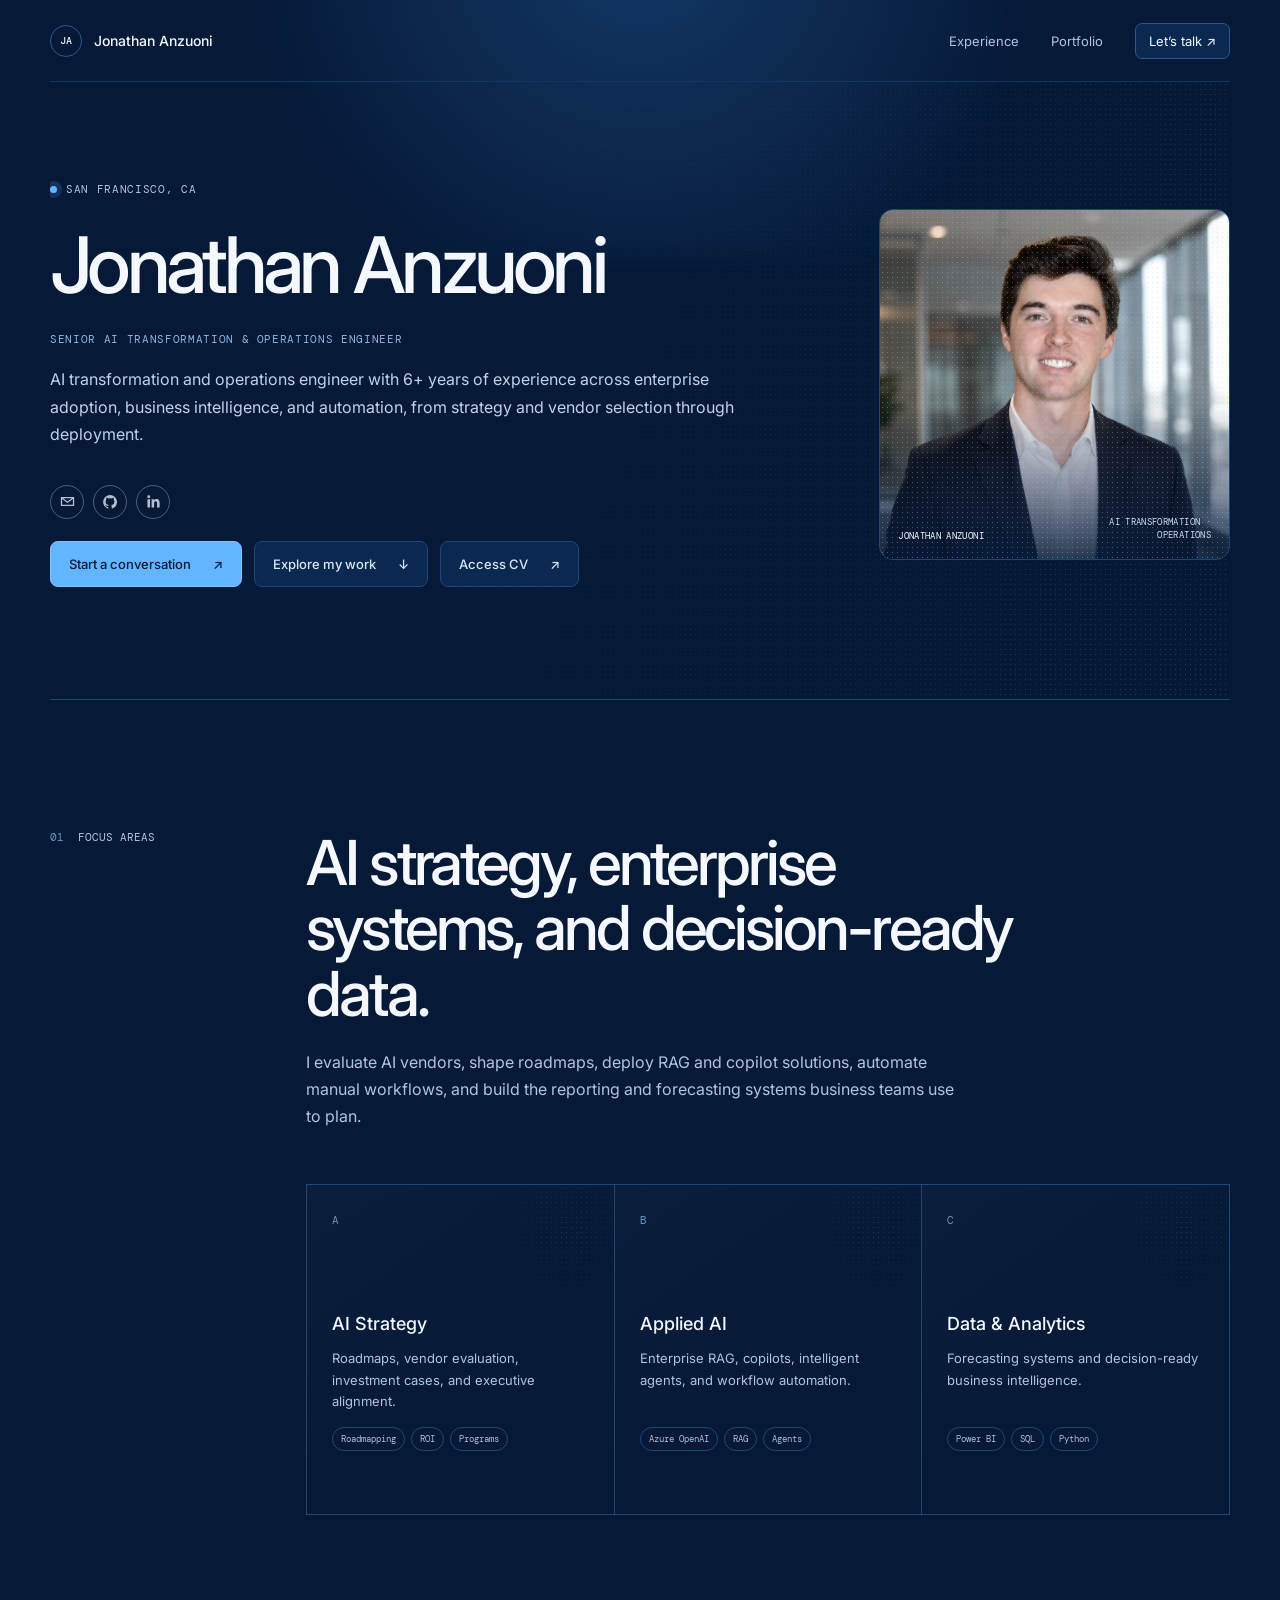
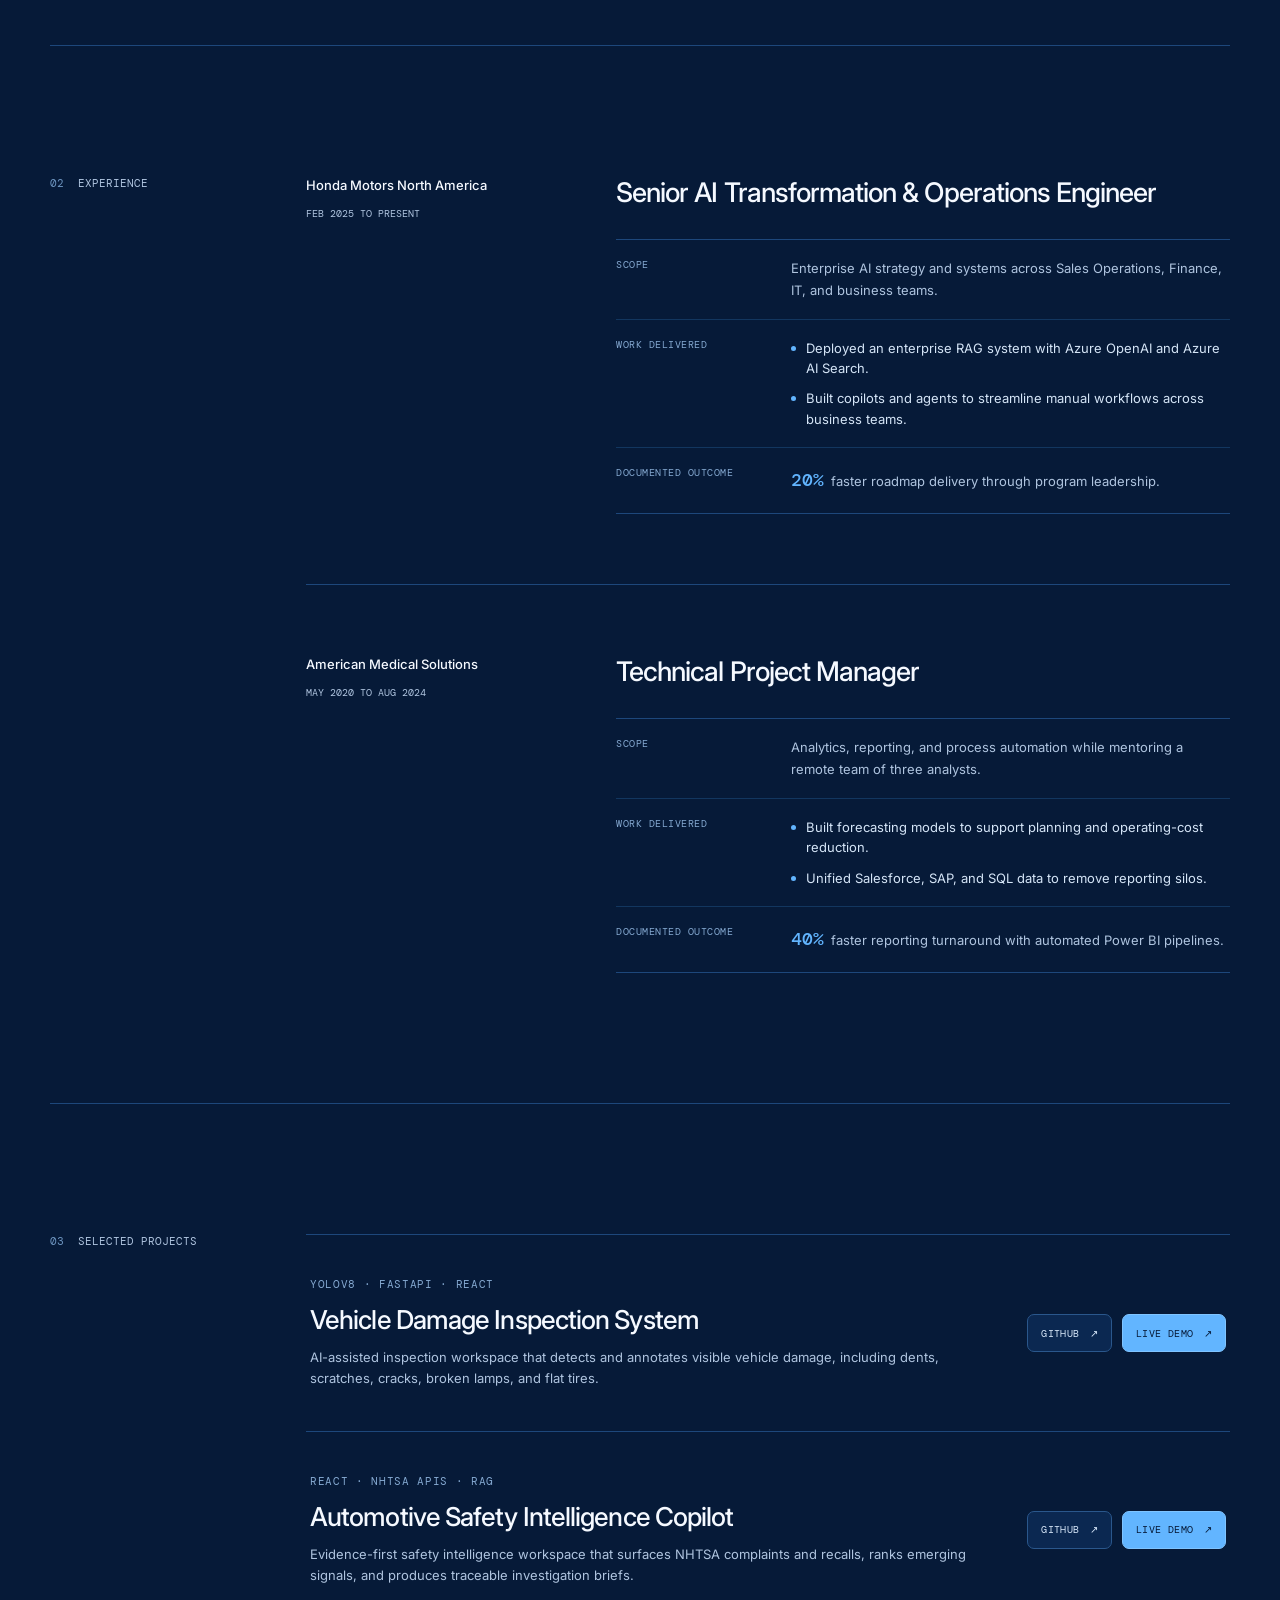
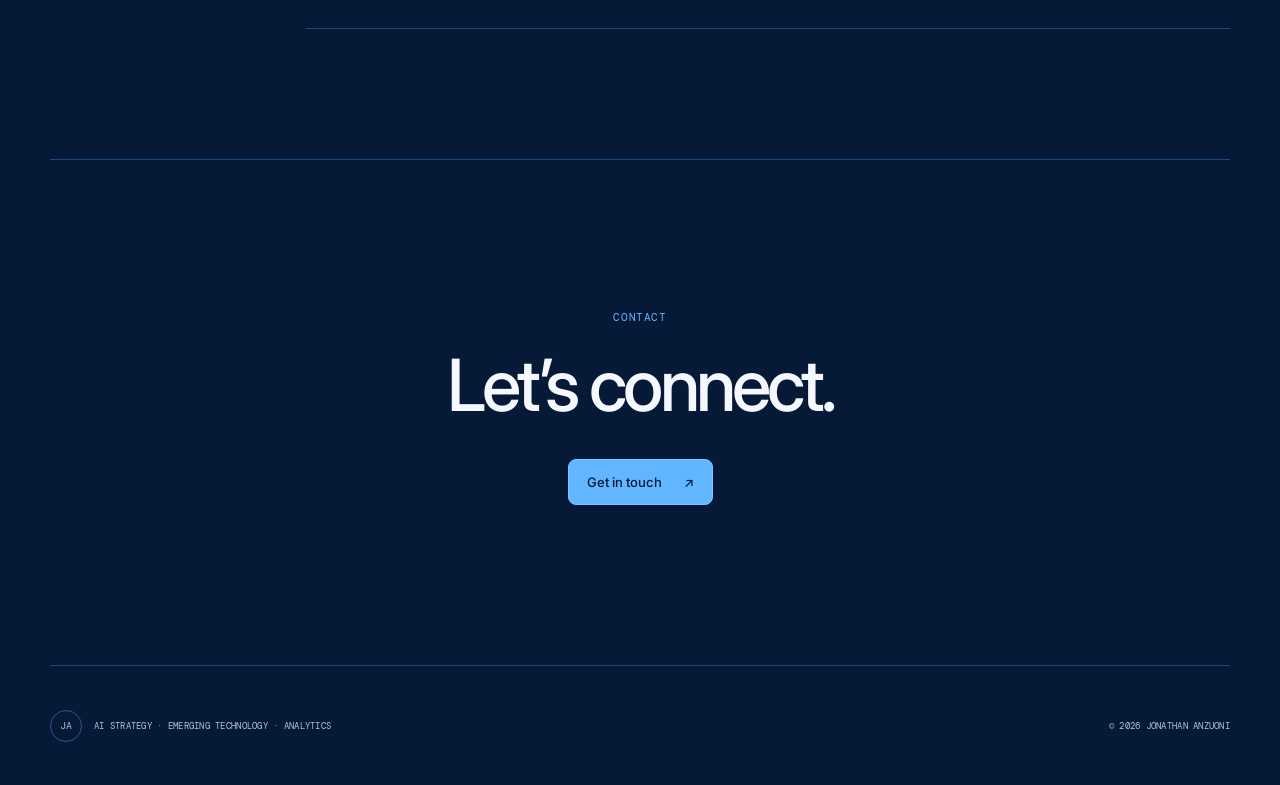
<file: index.html>
<!doctype html>
<html lang="en">
  <head>
    <meta charset="UTF-8" />
    <meta name="viewport" content="width=device-width, initial-scale=1.0" />
    <meta
      name="description"
      content="Jonathan Anzuoni is a Senior AI Transformation &amp; Operations Engineer driving enterprise AI adoption, business intelligence, and automation."
    />
    <meta name="theme-color" content="#061a38" />
    <meta property="og:title" content="Jonathan Anzuoni | AI Transformation &amp; Operations" />
    <meta
      property="og:description"
      content="Enterprise AI transformation, business intelligence, and automation leadership."
    />
    <meta property="og:type" content="website" />
    <title>Jonathan Anzuoni | AI Transformation &amp; Operations</title>
    <link rel="icon" type="image/png" href="favicon.png" />
    <link rel="preconnect" href="https://fonts.googleapis.com" />
    <link rel="preconnect" href="https://fonts.gstatic.com" crossorigin />
    <link
      href="https://fonts.googleapis.com/css2?family=DM+Mono:wght@400;500&amp;family=Inter:wght@400;500;600&amp;display=swap"
      rel="stylesheet"
    />
    <link rel="stylesheet" href="styles.css" />
  </head>
  <body>
    <div class="page-glow" aria-hidden="true"></div>

    <header class="site-header">
      <a class="brand" href="#top" aria-label="Jonathan Anzuoni, home">
        <span class="brand-mark">JA</span>
        <span>Jonathan Anzuoni</span>
      </a>
      <nav aria-label="Primary navigation">
        <a href="#work">Experience</a>
        <a class="nav-portfolio" href="/portfolio">Portfolio</a>
        <a class="nav-cta" href="mailto:janzuoni1@gmail.com">Let’s talk <span>↗</span></a>
      </nav>
    </header>

    <main id="top">
      <section class="hero">
        <div class="hero-layout">
          <div class="hero-content">
            <div class="eyebrow">
              <span class="status-dot"></span>
              San Francisco, CA
            </div>
            <h1>Jonathan Anzuoni</h1>
            <p class="formal-title">Senior AI Transformation &amp; Operations Engineer</p>
            <p class="hero-copy">
              AI transformation and operations engineer with 6+ years of
              experience across enterprise adoption, business intelligence, and
              automation, from strategy and vendor selection through deployment.
            </p>
            <div class="hero-socials" aria-label="Contact and social links">
              <a href="mailto:janzuoni1@gmail.com" aria-label="Email Jonathan Anzuoni">
                <svg viewBox="0 0 24 24" aria-hidden="true"><path d="M3.5 6.5h17v11h-17zM4 7l8 6 8-6" /></svg>
              </a>
              <a href="https://github.com/sf9393" target="_blank" rel="noreferrer" aria-label="Jonathan Anzuoni on GitHub">
                <svg viewBox="0 0 24 24" aria-hidden="true"><path d="M12 2.8a9.2 9.2 0 0 0-2.9 17.93c.46.08.63-.2.63-.45v-1.76c-2.57.56-3.11-1.09-3.11-1.09-.42-1.07-1.03-1.35-1.03-1.35-.84-.58.06-.57.06-.57.93.07 1.42.96 1.42.96.83 1.42 2.17 1.01 2.7.77.08-.6.32-1.01.59-1.24-2.05-.23-4.21-1.03-4.21-4.57 0-1.01.36-1.84.95-2.49-.1-.23-.41-1.18.09-2.46 0 0 .77-.25 2.53.95A8.8 8.8 0 0 1 12 7.16c.78 0 1.56.1 2.29.31 1.75-1.2 2.52-.95 2.52-.95.5 1.28.19 2.23.1 2.46.59.65.94 1.48.94 2.49 0 3.55-2.16 4.33-4.22 4.56.33.29.63.86.63 1.74v2.58c0 .25.16.54.64.45A9.2 9.2 0 0 0 12 2.8Z" /></svg>
              </a>
              <a href="https://www.linkedin.com/in/jonathan-anzuoni" target="_blank" rel="noreferrer" aria-label="Jonathan Anzuoni on LinkedIn">
                <svg viewBox="0 0 24 24" aria-hidden="true"><path d="M5.3 3.3a2 2 0 1 0 0 4 2 2 0 0 0 0-4ZM3.5 8.8v11.7h3.6V8.8H3.5Zm5.8 0v11.7h3.6v-5.8c0-1.54.3-3.03 2.21-3.03 1.89 0 1.91 1.77 1.91 3.13v5.7h3.6v-6.42c0-3.15-.68-5.57-4.36-5.57-1.77 0-2.96.97-3.45 1.89h-.05V8.8H9.3Z" /></svg>
              </a>
            </div>
            <div class="hero-actions">
              <a class="button button-primary" href="mailto:janzuoni1@gmail.com">
                Start a conversation
                <span>↗</span>
              </a>
              <a class="button button-secondary" href="#work">Explore my work <span>↓</span></a>
              <a class="button button-secondary" href="/cv">Access CV <span>↗</span></a>
            </div>
          </div>
          <figure class="hero-portrait">
            <img src="jonathan.png" alt="Jonathan Anzuoni" width="800" height="800" />
            <figcaption>
              <span>Jonathan Anzuoni</span>
              <span>AI Transformation · Operations</span>
            </figcaption>
          </figure>
        </div>
      </section>

      <section class="section capabilities" aria-labelledby="capabilities-title">
        <div class="section-label">
          <span>01</span>
          <p id="capabilities-title">Focus areas</p>
        </div>
        <div class="section-body">
          <h2>AI strategy, enterprise systems, and decision-ready data.</h2>
          <p class="section-intro">
            I evaluate AI vendors, shape roadmaps, deploy RAG and copilot
            solutions, automate manual workflows, and build the reporting and
            forecasting systems business teams use to plan.
          </p>
          <div class="capability-grid">
            <article class="capability-card">
              <span class="card-index">A</span>
              <h3>AI Strategy</h3>
              <p>Roadmaps, vendor evaluation, investment cases, and executive alignment.</p>
              <div class="tag-row">
                <span>Roadmapping</span><span>ROI</span><span>Programs</span>
              </div>
            </article>
            <article class="capability-card">
              <span class="card-index">B</span>
              <h3>Applied AI</h3>
              <p>Enterprise RAG, copilots, intelligent agents, and workflow automation.</p>
              <div class="tag-row">
                <span>Azure OpenAI</span><span>RAG</span><span>Agents</span>
              </div>
            </article>
            <article class="capability-card">
              <span class="card-index">C</span>
              <h3>Data &amp; Analytics</h3>
              <p>Forecasting systems and decision-ready business intelligence.</p>
              <div class="tag-row">
                <span>Power BI</span><span>SQL</span><span>Python</span>
              </div>
            </article>
          </div>
        </div>
      </section>

      <section class="section experience" id="work" aria-labelledby="experience-title">
        <div class="section-label">
          <span>02</span>
          <p id="experience-title">Experience</p>
        </div>
        <div class="section-body">
          <div class="role">
            <div class="role-meta">
              <p class="company">Honda Motors North America</p>
              <p>Feb 2025 to Present</p>
            </div>
            <div class="role-details">
              <h2>Senior AI Transformation &amp; Operations Engineer</h2>
              <div class="case-study">
                <div>
                  <p class="case-label">Scope</p>
                  <p>Enterprise AI strategy and systems across Sales Operations, Finance, IT, and business teams.</p>
                </div>
                <div>
                  <p class="case-label">Work delivered</p>
                  <ul>
                    <li>Deployed an enterprise RAG system with Azure OpenAI and Azure AI Search.</li>
                    <li>Built copilots and agents to streamline manual workflows across business teams.</li>
                  </ul>
                </div>
                <div class="case-result">
                  <p class="case-label">Documented outcome</p>
                  <p><strong>20%</strong> faster roadmap delivery through program leadership.</p>
                </div>
              </div>
            </div>
          </div>
          <div class="role">
            <div class="role-meta">
              <p class="company">American Medical Solutions</p>
              <p>May 2020 to Aug 2024</p>
            </div>
            <div class="role-details">
              <h2>Technical Project Manager</h2>
              <div class="case-study">
                <div>
                  <p class="case-label">Scope</p>
                  <p>Analytics, reporting, and process automation while mentoring a remote team of three analysts.</p>
                </div>
                <div>
                  <p class="case-label">Work delivered</p>
                  <ul>
                    <li>Built forecasting models to support planning and operating-cost reduction.</li>
                    <li>Unified Salesforce, SAP, and SQL data to remove reporting silos.</li>
                  </ul>
                </div>
                <div class="case-result">
                  <p class="case-label">Documented outcome</p>
                  <p><strong>40%</strong> faster reporting turnaround with automated Power BI pipelines.</p>
                </div>
              </div>
            </div>
          </div>
        </div>
      </section>

      <section class="section projects" id="projects" aria-labelledby="projects-title">
        <div class="section-label">
          <span>03</span>
          <p id="projects-title">Selected projects</p>
        </div>
        <div class="section-body">
          <div class="project-list">
            <article class="project">
              <div>
                <p class="mono">YOLOv8 · FastAPI · React</p>
                <h2>Vehicle Damage Inspection System</h2>
                <p>AI-assisted inspection workspace that detects and annotates visible vehicle damage, including dents, scratches, cracks, broken lamps, and flat tires.</p>
              </div>
              <div class="project-links" aria-label="Vehicle Damage Inspection System links">
                <a href="https://github.com/sf9393/vehicle-damage-inspection-system" target="_blank" rel="noreferrer">GitHub <span aria-hidden="true">↗</span></a>
                <a class="project-demo" href="https://sf9393.github.io/vehicle-damage-inspection-system/" target="_blank" rel="noreferrer">Live demo <span aria-hidden="true">↗</span></a>
              </div>
            </article>
            <article class="project">
              <div>
                <p class="mono">React · NHTSA APIs · RAG</p>
                <h2>Automotive Safety Intelligence Copilot</h2>
                <p>Evidence-first safety intelligence workspace that surfaces NHTSA complaints and recalls, ranks emerging signals, and produces traceable investigation briefs.</p>
              </div>
              <div class="project-links" aria-label="Automotive Safety Intelligence Copilot links">
                <a href="https://github.com/sf9393/automotive-safety-intelligence-copilot" target="_blank" rel="noreferrer">GitHub <span aria-hidden="true">↗</span></a>
                <a class="project-demo" href="https://sf9393.github.io/automotive-safety-intelligence-copilot/" target="_blank" rel="noreferrer">Live demo <span aria-hidden="true">↗</span></a>
              </div>
            </article>
          </div>
        </div>
      </section>

      <section class="cta-section">
        <p class="mono">Contact</p>
        <h2>Let’s connect.</h2>
        <a class="button button-primary" href="mailto:janzuoni1@gmail.com">
          Get in touch <span>↗</span>
        </a>
      </section>
    </main>

    <footer>
      <div>
        <span class="brand-mark">JA</span>
        <p>AI strategy · Emerging technology · Analytics</p>
      </div>
      <p>© <span id="year"></span> Jonathan Anzuoni</p>
    </footer>

    <script src="script.js"></script>
  </body>
</html>
</file>
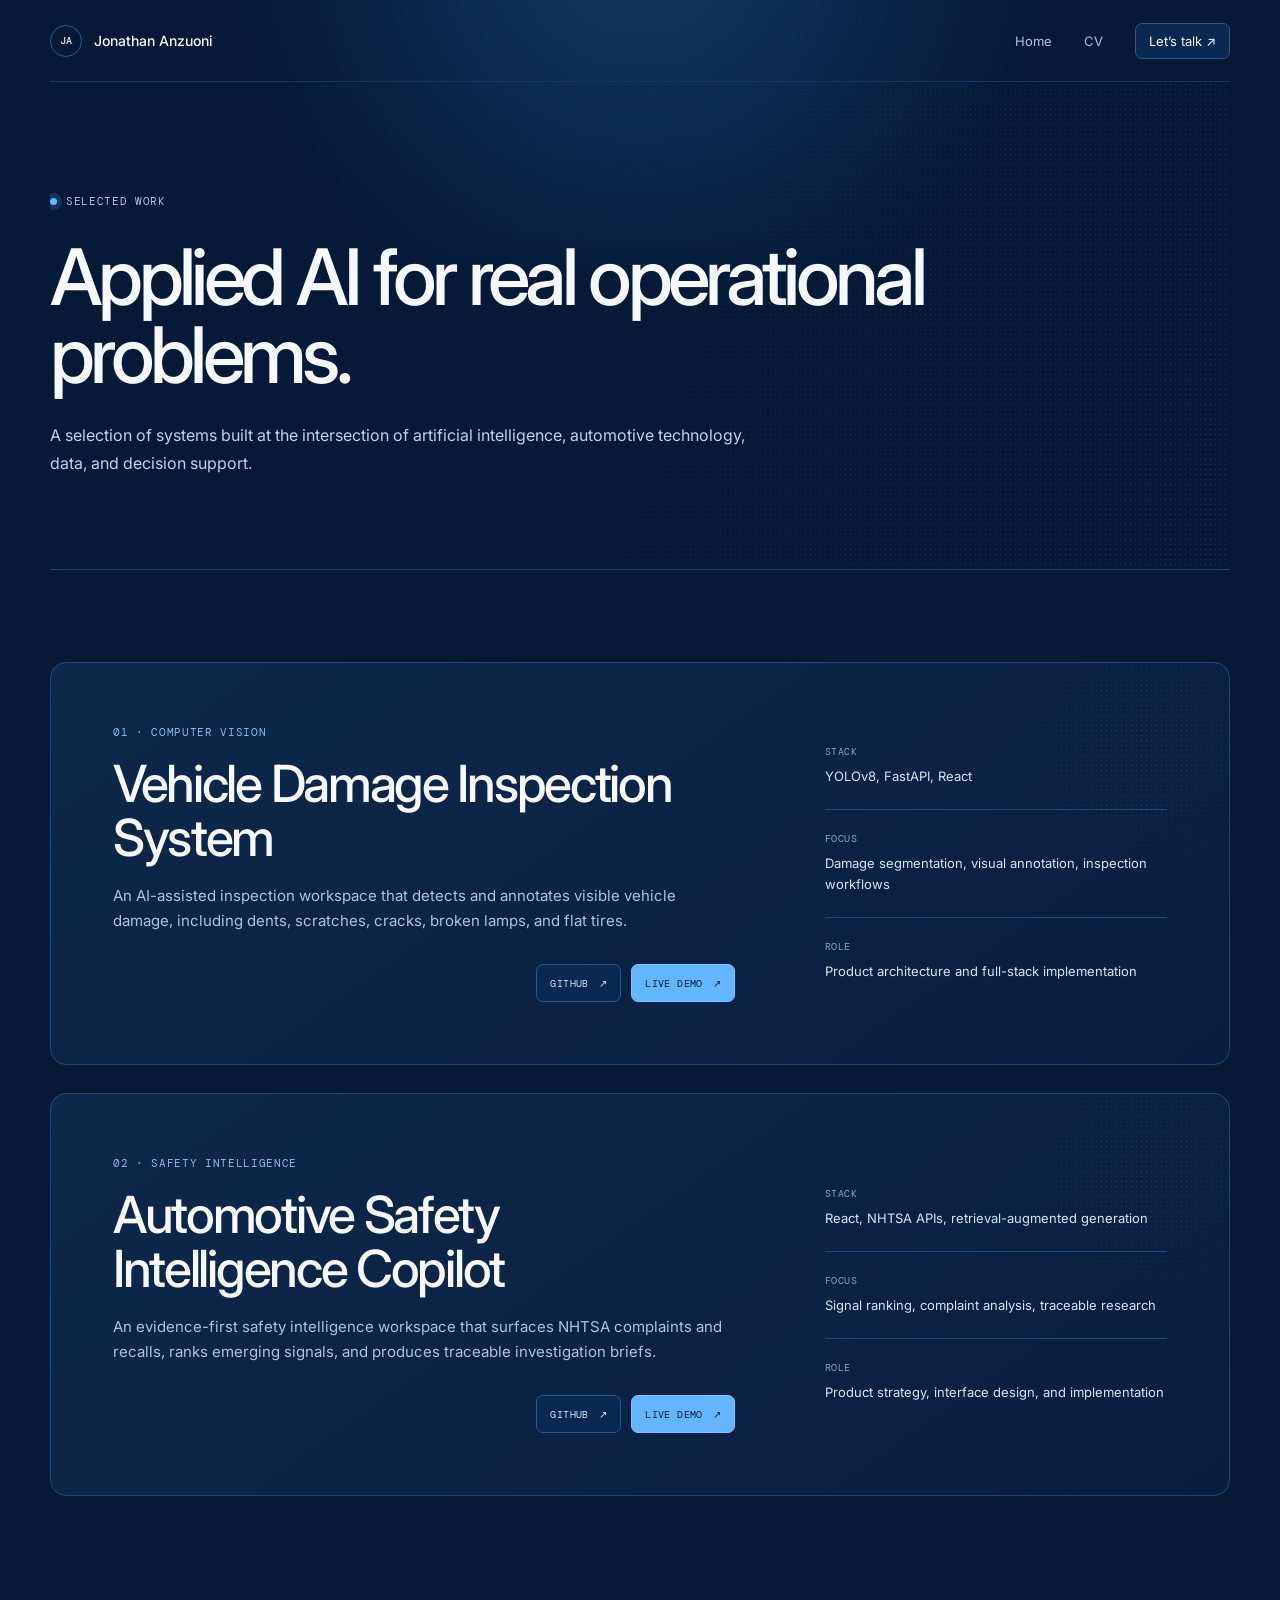
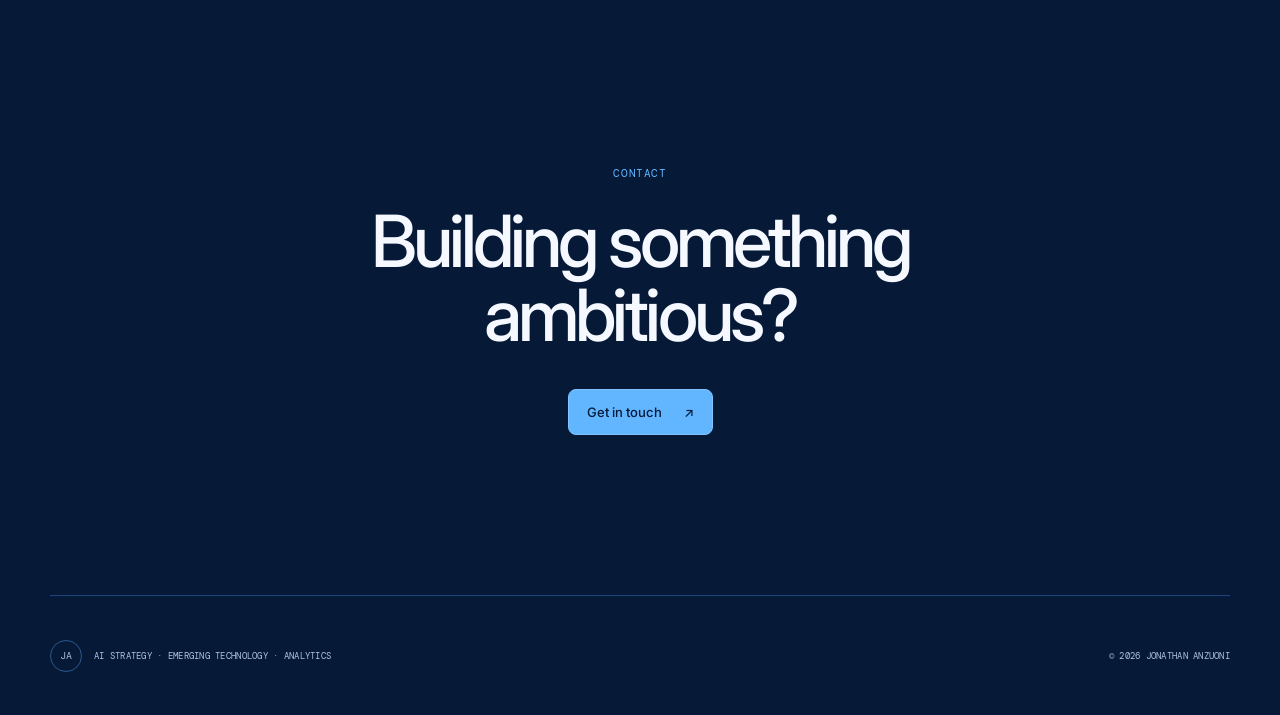
<file: portfolio/index.html>
<!doctype html>
<html lang="en">
  <head>
    <meta charset="UTF-8" />
    <meta name="viewport" content="width=device-width, initial-scale=1.0" />
    <meta name="description" content="Selected AI and automotive technology projects by Jonathan Anzuoni." />
    <meta name="theme-color" content="#061a38" />
    <meta property="og:title" content="Portfolio | Jonathan Anzuoni" />
    <meta property="og:description" content="Selected AI systems, safety intelligence tools, and applied technology projects." />
    <meta property="og:type" content="website" />
    <link rel="canonical" href="https://jonathananzuoni.com/portfolio" />
    <title>Portfolio | Jonathan Anzuoni</title>
    <link rel="icon" type="image/png" href="../favicon.png" />
    <link rel="preconnect" href="https://fonts.googleapis.com" />
    <link rel="preconnect" href="https://fonts.gstatic.com" crossorigin />
    <link href="https://fonts.googleapis.com/css2?family=DM+Mono:wght@400;500&amp;family=Inter:wght@400;500;600&amp;display=swap" rel="stylesheet" />
    <link rel="stylesheet" href="../styles.css" />
  </head>
  <body>
    <div class="page-glow" aria-hidden="true"></div>
    <header class="site-header">
      <a class="brand" href="/" aria-label="Jonathan Anzuoni, home"><span class="brand-mark">JA</span><span>Jonathan Anzuoni</span></a>
      <nav aria-label="Primary navigation">
        <a class="nav-portfolio" href="/">Home</a>
        <a href="/cv">CV</a>
        <a class="nav-cta" href="/mail">Let’s talk <span>↗</span></a>
      </nav>
    </header>
    <main>
      <section class="hero portfolio-hero">
        <div class="hero-content">
          <div class="eyebrow"><span class="status-dot"></span>Selected work</div>
          <h1>Applied AI for real operational problems.</h1>
          <p class="hero-copy">A selection of systems built at the intersection of artificial intelligence, automotive technology, data, and decision support.</p>
        </div>
      </section>
      <section class="portfolio-grid" aria-label="Portfolio projects">
        <article class="portfolio-card">
          <div class="portfolio-card-copy">
            <p class="mono">01 · Computer vision</p>
            <h2>Vehicle Damage Inspection System</h2>
            <p>An AI-assisted inspection workspace that detects and annotates visible vehicle damage, including dents, scratches, cracks, broken lamps, and flat tires.</p>
            <div class="project-links">
              <a href="https://github.com/sf9393/vehicle-damage-inspection-system" target="_blank" rel="noreferrer">GitHub <span aria-hidden="true">↗</span></a>
              <a class="project-demo" href="https://sf9393.github.io/vehicle-damage-inspection-system/" target="_blank" rel="noreferrer">Live demo <span aria-hidden="true">↗</span></a>
            </div>
          </div>
          <dl class="portfolio-details">
            <div class="portfolio-detail"><dt>Stack</dt><dd>YOLOv8, FastAPI, React</dd></div>
            <div class="portfolio-detail"><dt>Focus</dt><dd>Damage segmentation, visual annotation, inspection workflows</dd></div>
            <div class="portfolio-detail"><dt>Role</dt><dd>Product architecture and full-stack implementation</dd></div>
          </dl>
        </article>
        <article class="portfolio-card">
          <div class="portfolio-card-copy">
            <p class="mono">02 · Safety intelligence</p>
            <h2>Automotive Safety Intelligence Copilot</h2>
            <p>An evidence-first safety intelligence workspace that surfaces NHTSA complaints and recalls, ranks emerging signals, and produces traceable investigation briefs.</p>
            <div class="project-links">
              <a href="https://github.com/sf9393/automotive-safety-intelligence-copilot" target="_blank" rel="noreferrer">GitHub <span aria-hidden="true">↗</span></a>
              <a class="project-demo" href="https://sf9393.github.io/automotive-safety-intelligence-copilot/" target="_blank" rel="noreferrer">Live demo <span aria-hidden="true">↗</span></a>
            </div>
          </div>
          <dl class="portfolio-details">
            <div class="portfolio-detail"><dt>Stack</dt><dd>React, NHTSA APIs, retrieval-augmented generation</dd></div>
            <div class="portfolio-detail"><dt>Focus</dt><dd>Signal ranking, complaint analysis, traceable research</dd></div>
            <div class="portfolio-detail"><dt>Role</dt><dd>Product strategy, interface design, and implementation</dd></div>
          </dl>
        </article>
      </section>
      <section class="cta-section">
        <p class="mono">Contact</p>
        <h2>Building something ambitious?</h2>
        <a class="button button-primary" href="/mail">Get in touch <span>↗</span></a>
      </section>
    </main>
    <footer>
      <div><span class="brand-mark">JA</span><p>AI strategy · Emerging technology · Analytics</p></div>
      <p>© <span id="year"></span> Jonathan Anzuoni</p>
    </footer>
    <script src="../script.js"></script>
  </body>
</html>
</file>
<file: styles.css>
:root {
  color-scheme: dark;
  --background: #061a38;
  --surface: #0a2348;
  --surface-raised: #0d2b57;
  --line: #1d477b;
  --line-soft: #12365f;
  --text: #f5f9ff;
  --muted: #afc4df;
  --accent: #62b5ff;
  --accent-soft: rgba(98, 181, 255, 0.16);
  --page-width: 1180px;
}

* {
  box-sizing: border-box;
}

html {
  scroll-behavior: smooth;
}

body {
  margin: 0;
  background: var(--background);
  color: var(--text);
  font-family: "Inter", sans-serif;
  -webkit-font-smoothing: antialiased;
}

a {
  color: inherit;
  text-decoration: none;
}

p,
h1,
h2,
h3 {
  margin-top: 0;
}

.page-glow {
  position: absolute;
  top: -24rem;
  left: 50%;
  width: min(90vw, 1000px);
  height: 640px;
  transform: translateX(-50%);
  pointer-events: none;
  background: radial-gradient(circle, rgba(57, 137, 224, 0.28), transparent 67%);
  filter: blur(12px);
}

.site-header,
main,
footer {
  width: min(calc(100% - 48px), var(--page-width));
  margin-inline: auto;
}

.site-header {
  position: relative;
  z-index: 2;
  display: flex;
  align-items: center;
  justify-content: space-between;
  height: 82px;
  border-bottom: 1px solid var(--line-soft);
}

.brand,
footer > div {
  display: flex;
  align-items: center;
  gap: 12px;
}

.brand {
  font-size: 14px;
  font-weight: 500;
}

.brand-mark {
  display: grid;
  width: 32px;
  height: 32px;
  place-items: center;
  border: 1px solid #2a578c;
  border-radius: 50%;
  font-family: "DM Mono", monospace;
  font-size: 10px;
}

nav {
  display: flex;
  align-items: center;
  gap: 32px;
  color: var(--muted);
  font-size: 13px;
}

nav a {
  transition: color 180ms ease;
}

nav a:hover,
nav a:focus-visible {
  color: var(--text);
}

.nav-cta {
  padding: 9px 13px;
  border: 1px solid #2a578c;
  border-radius: 7px;
  color: var(--text);
  background: #0b2851;
}

.hero {
  position: relative;
  overflow: hidden;
  padding: 100px 0 112px;
  border-bottom: 1px solid var(--line);
}

.hero::before {
  position: absolute;
  inset: 0;
  background-image: radial-gradient(rgba(128, 194, 255, 0.46) 0.72px, transparent 0.9px);
  background-position: 18px 10px;
  background-size: 5px 5px;
  content: "";
  mask-image: linear-gradient(110deg, transparent 28%, rgba(0, 0, 0, 0.18) 50%, #000 100%);
  opacity: 0.48;
  pointer-events: none;
}

.hero-layout {
  position: relative;
  z-index: 1;
  display: grid;
  grid-template-columns: minmax(0, 1.45fr) minmax(300px, 0.7fr);
  align-items: center;
  gap: clamp(54px, 8vw, 118px);
}

.hero-content {
  min-width: 0;
}

.eyebrow,
.mono {
  font-family: "DM Mono", monospace;
  font-size: 11px;
  letter-spacing: 0.06em;
  text-transform: uppercase;
}

.eyebrow {
  display: flex;
  align-items: center;
  gap: 9px;
  margin-bottom: 30px;
  color: var(--muted);
}

.status-dot {
  width: 7px;
  height: 7px;
  border-radius: 50%;
  background: var(--accent);
  box-shadow: 0 0 0 5px var(--accent-soft);
}

.hero h1 {
  max-width: 760px;
  margin-bottom: 28px;
  font-size: clamp(48px, 6.3vw, 78px);
  font-weight: 500;
  line-height: 1;
  letter-spacing: -0.06em;
}

.hero h1 span {
  color: #7ea3d0;
}

.formal-title {
  margin-bottom: 20px;
  color: #8eb5e0;
  font-family: "DM Mono", monospace;
  font-size: 11px;
  letter-spacing: 0.06em;
  text-transform: uppercase;
}

.hero-copy {
  max-width: 710px;
  margin-bottom: 36px;
  color: #c1d2e8;
  font-size: 16px;
  line-height: 1.72;
}

.hero-actions {
  display: flex;
  flex-wrap: wrap;
  gap: 12px;
}

.hero-socials {
  display: flex;
  gap: 9px;
  margin: 6px 0 22px;
}

.hero-socials a {
  display: grid;
  width: 34px;
  height: 34px;
  place-items: center;
  border: 1px solid rgba(201, 222, 245, 0.34);
  border-radius: 50%;
  background: transparent;
  color: rgba(225, 239, 255, 0.78);
  transition: transform 180ms ease, border-color 180ms ease, background 180ms ease, color 180ms ease;
}

.hero-socials a:hover,
.hero-socials a:focus-visible {
  transform: translateY(-2px);
  border-color: #7fc4ff;
  background: #f5f9ff;
  color: #061a38;
}

.hero-socials svg {
  display: block;
  width: 17px;
  height: 17px;
  flex: none;
  fill: currentColor;
}

.hero-socials a:nth-child(2) svg {
  width: 18px;
  height: 18px;
}

.hero-socials a:first-child svg {
  fill: none;
  stroke: currentColor;
  stroke-linecap: round;
  stroke-linejoin: round;
  stroke-width: 1.8;
}

.button {
  display: inline-flex;
  min-height: 46px;
  align-items: center;
  justify-content: center;
  gap: 22px;
  padding: 0 18px;
  border: 1px solid var(--line);
  border-radius: 8px;
  font-size: 13px;
  font-weight: 500;
  transition: transform 180ms ease, border-color 180ms ease, background 180ms ease;
}

.button:hover,
.button:focus-visible {
  transform: translateY(-2px);
}

.button-primary {
  border-color: #7fc4ff;
  background: #62b5ff;
  color: #061a38;
}

.button-secondary {
  background: #0b2851;
  color: #d8e8fa;
}

.button-secondary:hover {
  border-color: #3d78b5;
}

.hero-portrait {
  position: relative;
  margin: 0;
  overflow: hidden;
  border: 1px solid var(--line);
  border-radius: 14px;
  background: var(--surface);
}

.hero-portrait::after {
  position: absolute;
  inset: 0;
  pointer-events: none;
  background:
    radial-gradient(rgba(150, 205, 255, 0.36) 0.65px, transparent 0.9px) 0 0 / 5px 5px,
    linear-gradient(to top, rgba(6, 26, 56, 0.86), transparent 45%);
  content: "";
}

.hero-portrait img {
  display: block;
  width: 100%;
  height: auto;
  filter: saturate(0.78) contrast(1.03);
}

.hero-portrait figcaption {
  position: absolute;
  z-index: 1;
  right: 18px;
  bottom: 17px;
  left: 18px;
  display: flex;
  align-items: flex-end;
  justify-content: space-between;
  gap: 16px;
  font-family: "DM Mono", monospace;
  font-size: 9px;
  letter-spacing: 0.04em;
  text-transform: uppercase;
}

.hero-portrait figcaption span:last-child {
  max-width: 130px;
  color: #c8daf0;
  line-height: 1.45;
  text-align: right;
}

.section {
  display: grid;
  grid-template-columns: 220px minmax(0, 1fr);
  gap: 36px;
  padding: 130px 0;
  border-bottom: 1px solid var(--line);
}

.section-label {
  display: flex;
  align-items: flex-start;
  gap: 14px;
  font-family: "DM Mono", monospace;
  font-size: 11px;
  text-transform: uppercase;
}

.section-label span {
  color: #6d94bf;
}

.section-label p {
  color: var(--muted);
}

.section-body > h2 {
  max-width: 750px;
  margin-bottom: 22px;
  font-size: clamp(36px, 5vw, 62px);
  font-weight: 500;
  line-height: 1.06;
  letter-spacing: -0.05em;
}

.section-intro {
  max-width: 650px;
  margin-bottom: 54px;
  color: var(--muted);
  font-size: 16px;
  line-height: 1.7;
}

.capability-grid {
  display: grid;
  grid-template-columns: repeat(3, 1fr);
  border-top: 1px solid var(--line);
  border-left: 1px solid var(--line);
}

.capability-card {
  position: relative;
  min-height: 330px;
  overflow: hidden;
  padding: 28px 25px;
  border-right: 1px solid var(--line);
  border-bottom: 1px solid var(--line);
  background: linear-gradient(145deg, rgba(255,255,255,0.018), transparent 55%);
}

.capability-card::before {
  position: absolute;
  top: -30px;
  right: -30px;
  width: 150px;
  height: 150px;
  background-image: radial-gradient(rgba(128, 194, 255, 0.45) 0.72px, transparent 0.9px);
  background-size: 5px 5px;
  content: "";
  mask-image: radial-gradient(circle, #000 0%, transparent 70%);
  opacity: 0.42;
  pointer-events: none;
}

.capability-card > * {
  position: relative;
  z-index: 1;
}

.card-index {
  display: block;
  margin-bottom: 86px;
  color: #6d94bf;
  font-family: "DM Mono", monospace;
  font-size: 11px;
}

.capability-card h3 {
  margin-bottom: 14px;
  font-size: 18px;
  font-weight: 500;
}

.capability-card p {
  min-height: 66px;
  color: var(--muted);
  font-size: 13px;
  line-height: 1.65;
}

.tag-row {
  display: flex;
  flex-wrap: wrap;
  gap: 6px;
}

.tag-row span {
  padding: 5px 8px;
  border: 1px solid var(--line);
  border-radius: 999px;
  color: #a9c1dc;
  font-family: "DM Mono", monospace;
  font-size: 9px;
}

.experience {
  padding-bottom: 60px;
}

.role {
  display: grid;
  grid-template-columns: 260px 1fr;
  gap: 50px;
  padding: 0 0 70px;
}

.role + .role {
  padding-top: 70px;
  border-top: 1px solid var(--line);
}

.role-meta p {
  margin-bottom: 10px;
  color: var(--muted);
  font-family: "DM Mono", monospace;
  font-size: 10px;
  line-height: 1.5;
  text-transform: uppercase;
}

.role-meta .company {
  color: var(--text);
  font-family: "Inter", sans-serif;
  font-size: 13px;
  font-weight: 500;
  text-transform: none;
}

.role-details h2 {
  margin-bottom: 18px;
  font-size: 27px;
  font-weight: 500;
  letter-spacing: -0.035em;
}

.role-details > p {
  max-width: 600px;
  color: var(--muted);
  font-size: 14px;
  line-height: 1.7;
}

.case-study {
  display: grid;
  gap: 0;
  margin: 30px 0 0;
  border-top: 1px solid var(--line);
}

.case-study > div {
  display: grid;
  grid-template-columns: 155px minmax(0, 1fr);
  gap: 20px;
  padding: 18px 0;
  border-bottom: 1px solid var(--line-soft);
}

.case-study p {
  max-width: 570px;
  margin: 0;
  color: var(--muted);
  font-size: 13px;
  line-height: 1.65;
}

.case-study .case-label {
  color: #84a8d0;
  font-family: "DM Mono", monospace;
  font-size: 10px;
  letter-spacing: 0.05em;
  line-height: 1.45;
  text-transform: uppercase;
}

.case-study ul {
  display: grid;
  gap: 10px;
  max-width: 620px;
  margin: 0;
  padding: 0;
  list-style: none;
}

.case-study li {
  position: relative;
  padding-left: 15px;
  color: #d5e5f7;
  font-size: 13px;
  line-height: 1.55;
}

.case-study li::before {
  position: absolute;
  top: 8px;
  left: 0;
  width: 5px;
  height: 5px;
  border-radius: 50%;
  background: var(--accent);
  content: "";
}

.case-study .case-result {
  border-bottom-color: var(--line);
}

.case-result strong {
  margin-right: 3px;
  color: var(--accent);
  font-family: "DM Mono", monospace;
  font-size: 18px;
  font-weight: 500;
}

.project-list {
  border-top: 1px solid var(--line);
}

.project {
  display: flex;
  align-items: center;
  justify-content: space-between;
  gap: 30px;
  padding: 42px 4px;
  border-bottom: 1px solid var(--line);
  transition: padding 180ms ease, background 180ms ease;
}

.project:hover {
  padding-inline: 18px;
  background: linear-gradient(90deg, rgba(98, 181, 255, 0.12), transparent);
}

.project .mono {
  margin-bottom: 13px;
  color: #85a9d1;
}

.project h2 {
  margin-bottom: 12px;
  font-size: 26px;
  font-weight: 500;
  letter-spacing: -0.035em;
}

.project p:last-child {
  max-width: 680px;
  margin-bottom: 0;
  color: var(--muted);
  font-size: 13px;
  line-height: 1.6;
}

.project-links {
  display: flex;
  flex: none;
  flex-wrap: wrap;
  justify-content: flex-end;
  gap: 10px;
}

.project-links a {
  display: inline-flex;
  align-items: center;
  gap: 10px;
  min-height: 38px;
  padding: 0 13px;
  border: 1px solid #2a578c;
  border-radius: 7px;
  background: #0b2851;
  color: #d8e8fa;
  font-family: "DM Mono", monospace;
  font-size: 10px;
  letter-spacing: 0.04em;
  text-transform: uppercase;
  transition: transform 180ms ease, border-color 180ms ease, background 180ms ease;
}

.project-links a:hover,
.project-links a:focus-visible {
  transform: translateY(-2px);
  border-color: #7fc4ff;
}

.project-links .project-demo {
  border-color: #7fc4ff;
  background: #62b5ff;
  color: #061a38;
}

.portfolio-hero {
  padding: 112px 0 92px;
}

.portfolio-hero h1 {
  max-width: 920px;
}

.portfolio-hero .hero-copy {
  max-width: 720px;
  margin-bottom: 0;
}

.portfolio-grid {
  display: grid;
  gap: 28px;
  padding: 92px 0 120px;
}

.portfolio-card {
  position: relative;
  display: grid;
  grid-template-columns: minmax(0, 1fr) minmax(280px, 0.55fr);
  gap: clamp(40px, 7vw, 90px);
  overflow: hidden;
  padding: clamp(34px, 5vw, 62px);
  border: 1px solid var(--line);
  border-radius: 16px;
  background: linear-gradient(145deg, rgba(98, 181, 255, 0.09), rgba(10, 35, 72, 0.45));
}

.portfolio-card::after {
  position: absolute;
  top: -60px;
  right: -50px;
  width: 280px;
  height: 280px;
  background-image: radial-gradient(rgba(128, 194, 255, 0.48) 0.72px, transparent 0.9px);
  background-size: 5px 5px;
  content: "";
  mask-image: radial-gradient(circle, #000 0%, transparent 70%);
  opacity: 0.45;
  pointer-events: none;
}

.portfolio-card > * {
  position: relative;
  z-index: 1;
}

.portfolio-card .mono {
  margin-bottom: 18px;
  color: #8fbae8;
}

.portfolio-card h2 {
  max-width: 660px;
  margin-bottom: 18px;
  font-size: clamp(32px, 4vw, 52px);
  font-weight: 500;
  line-height: 1.05;
  letter-spacing: -0.045em;
}

.portfolio-card-copy > p:last-of-type {
  max-width: 660px;
  margin-bottom: 30px;
  color: var(--muted);
  font-size: 15px;
  line-height: 1.72;
}

.portfolio-details {
  display: grid;
  align-content: center;
  gap: 22px;
  margin: 0;
}

.portfolio-detail {
  padding-bottom: 22px;
  border-bottom: 1px solid var(--line);
}

.portfolio-detail:last-child {
  padding-bottom: 0;
  border-bottom: 0;
}

.portfolio-detail dt {
  margin-bottom: 8px;
  color: #84a8d0;
  font-family: "DM Mono", monospace;
  font-size: 10px;
  letter-spacing: 0.05em;
  text-transform: uppercase;
}

.portfolio-detail dd {
  margin: 0;
  color: #d5e5f7;
  font-size: 13px;
  line-height: 1.6;
}

.cta-section {
  padding: 150px 0 160px;
  text-align: center;
}

.cta-section .mono {
  margin-bottom: 24px;
  color: var(--accent);
}

.cta-section h2 {
  max-width: 790px;
  margin: 0 auto 38px;
  font-size: clamp(42px, 6vw, 72px);
  font-weight: 500;
  line-height: 1.02;
  letter-spacing: -0.055em;
}

footer {
  display: flex;
  min-height: 120px;
  align-items: center;
  justify-content: space-between;
  border-top: 1px solid var(--line);
  color: var(--muted);
  font-family: "DM Mono", monospace;
  font-size: 9px;
  letter-spacing: 0.03em;
  text-transform: uppercase;
}

footer p {
  margin: 0;
}

@media (max-width: 900px) {
  .hero {
    padding-top: 88px;
  }

  .hero-layout {
    grid-template-columns: 1fr;
  }

  .hero-portrait {
    width: min(100%, 520px);
  }

  .section {
    grid-template-columns: 150px minmax(0, 1fr);
  }

  .capability-grid {
    grid-template-columns: 1fr;
  }

  .capability-card {
    min-height: 250px;
  }

  .card-index {
    margin-bottom: 42px;
  }

  .role {
    grid-template-columns: 1fr;
    gap: 24px;
  }

  .project {
    align-items: flex-start;
    flex-direction: column;
  }

  .project-links {
    justify-content: flex-start;
  }

  .case-study > div {
    grid-template-columns: 1fr;
    gap: 8px;
  }

  .portfolio-card {
    grid-template-columns: 1fr;
  }
}

@media (max-width: 680px) {
  .site-header,
  main,
  footer {
    width: min(calc(100% - 32px), var(--page-width));
  }

  .site-header {
    height: 70px;
  }

  .brand > span:last-child,
  nav > a:not(.nav-cta):not(.nav-portfolio) {
    display: none;
  }

  nav {
    gap: 14px;
  }

  .hero {
    padding: 58px 0 72px;
  }

  .hero::before {
    background-size: 4px 4px;
    mask-image: linear-gradient(145deg, transparent 38%, rgba(0, 0, 0, 0.18) 72%, #000 100%);
    opacity: 0.3;
  }

  .hero h1 {
    font-size: clamp(40px, 12vw, 52px);
    line-height: 1.03;
    letter-spacing: -0.055em;
  }

  .hero-copy {
    margin-bottom: 28px;
    font-size: 15px;
    line-height: 1.65;
  }

  .hero-socials {
    gap: 10px;
    margin: 0 0 20px;
  }

  .hero-socials a {
    width: 44px;
    height: 44px;
  }

  .hero-socials svg {
    width: 18px;
    height: 18px;
  }

  .hero-socials a:nth-child(2) svg {
    width: 19px;
    height: 19px;
  }

  .hero-actions {
    align-items: stretch;
    flex-direction: column;
  }

  .button {
    min-height: 50px;
    justify-content: space-between;
  }

  .hero-layout {
    gap: 42px;
  }

  .portfolio-hero {
    padding: 72px 0 64px;
  }

  .portfolio-grid {
    padding: 64px 0 88px;
  }

  .portfolio-card {
    padding: 28px 22px;
  }

  .hero-portrait {
    border-radius: 12px;
  }

  .hero-portrait figcaption {
    right: 14px;
    bottom: 14px;
    left: 14px;
  }

  .section {
    grid-template-columns: 1fr;
    gap: 48px;
    padding: 92px 0;
  }

  .section-body > h2 {
    font-size: 40px;
  }

  .role {
    padding-bottom: 54px;
  }

  .role + .role {
    padding-top: 54px;
  }

  .cta-section {
    padding: 110px 0;
  }

  footer {
    min-height: 150px;
    align-items: flex-start;
    flex-direction: column;
    justify-content: center;
    gap: 24px;
  }
}

@media (prefers-reduced-motion: reduce) {
  html {
    scroll-behavior: auto;
  }

  *,
  *::before,
  *::after {
    transition-duration: 0.01ms !important;
  }
}
</file>
